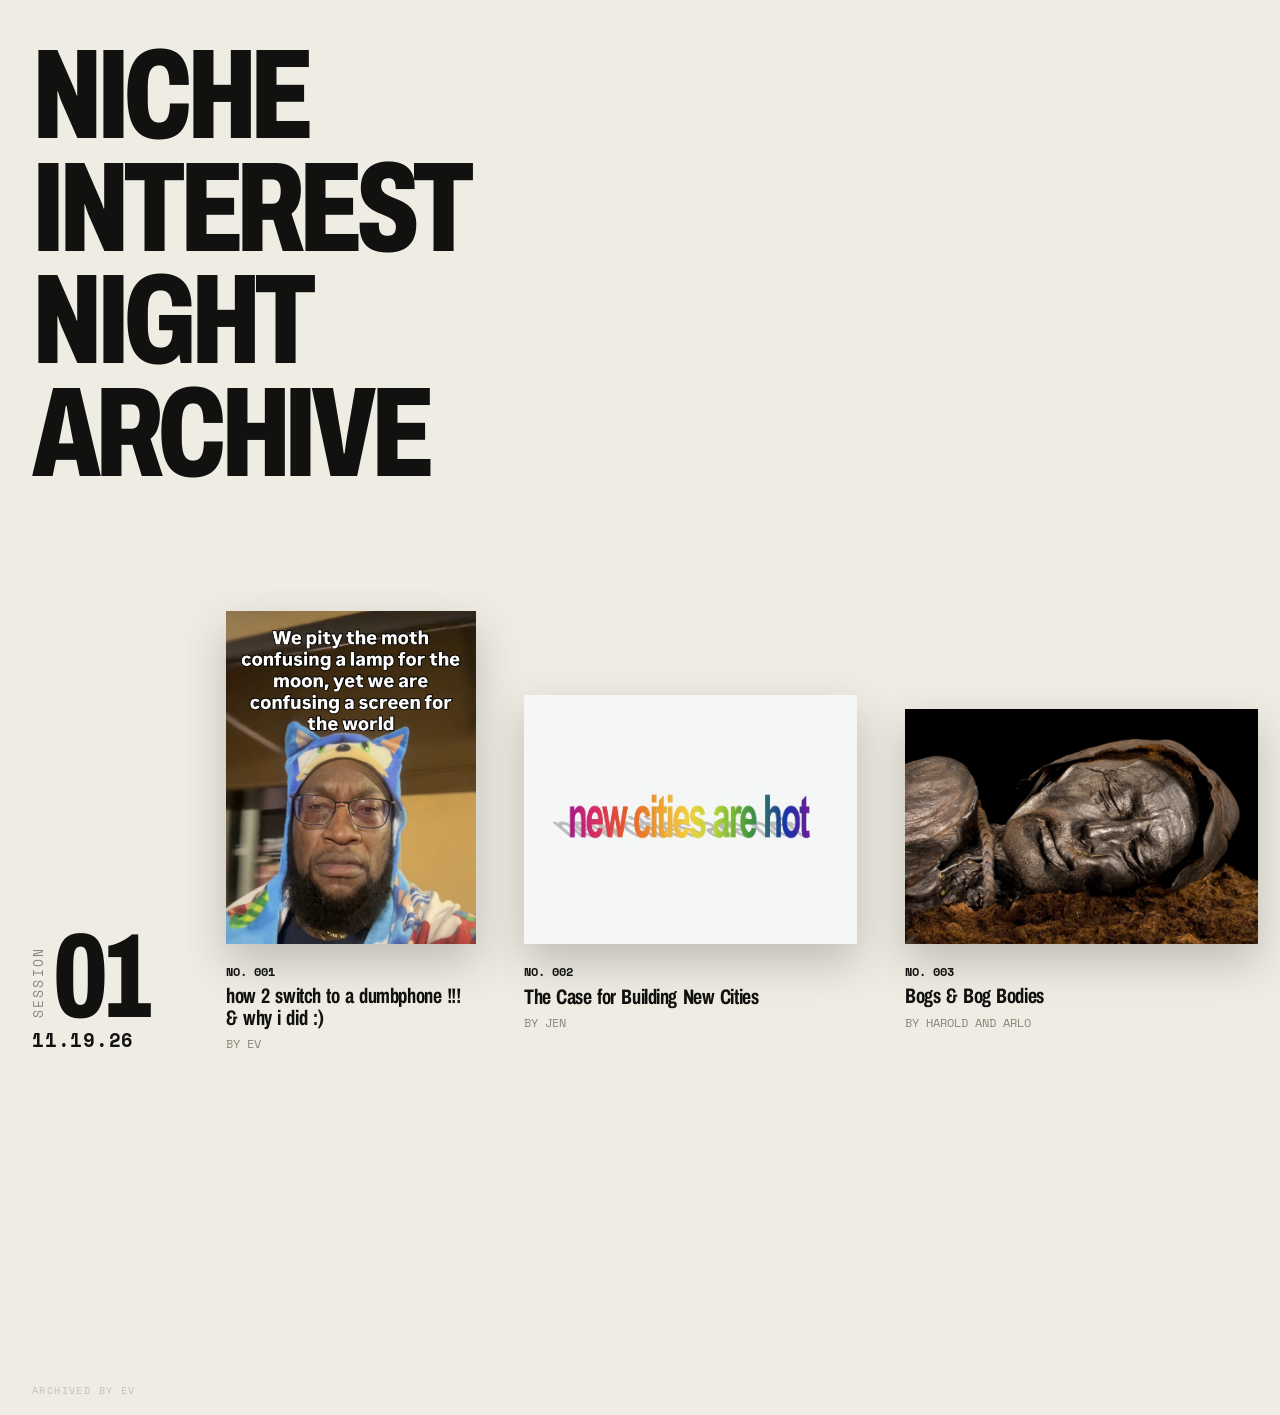
<file: index.html>
<!DOCTYPE html>
<html lang="en" data-theme="bone">
<head>
<meta charset="utf-8">
<meta name="viewport" content="width=device-width, initial-scale=1">
<title>Niche Interest Night — Archive</title>
<link rel="icon" type="image/svg+xml" href="favicon.svg">
<link rel="apple-touch-icon" href="apple-touch-icon.png">
<link rel="stylesheet" href="style.css?v=14">
</head>
<body>
<header class="site">
  <div class="bar"><div class="clip"><h1 class="big"><span>Niche</span> <span>Interest</span> <span>Night</span> <span>Archive</span></h1><div class="small" aria-hidden="true">Niche Interest Night Archive</div></div></div>
</header>
<main class="grid" id="grid"><div class="credit" title="archived by EV">archived by EV</div></main>

<script src="decks.js?v=14"></script>
<script>
const grid = document.getElementById('grid');
const bySession = {};
window.DECKS.forEach(d => (bySession[d.session] = bySession[d.session] || []).push(d));
Object.keys(bySession).map(Number).sort((a, b) => b - a).forEach(n => {
  const decks = bySession[n];
  const when = (decks.find(d => hasDate(d.date)) || decks[0]).date;
  const sec = document.createElement('section');
  sec.className = 'session';
  sec.innerHTML = '<div class="side"><div class="top"><div class="vert">Session</div><div class="num"></div></div><div class="when"></div></div><div class="cards"></div>';
  sec.querySelector('.num').textContent = String(n).padStart(2, '0');
  sec.querySelector('.when').textContent = fmtDate(when);
  const cards = sec.querySelector('.cards');
  decks.forEach(d => {
    const a = document.createElement('a');
    a.className = 'card';
    a.href = 'deck.html?id=' + encodeURIComponent(d.id);
    a.innerHTML = '<img class="sticker" alt=""><div class="meta"><div class="row"><span class="no"></span></div><div class="t"></div><div class="by"></div></div>';
    a.querySelector('.sticker').src = d.sticker;
    a.querySelector('.sticker').alt = 'Sticker for ' + d.title;
    a.querySelector('.no').textContent = 'No. ' + d.no;
    a.querySelector('.t').textContent = d.title;
    if (d.speaker) a.querySelector('.by').textContent = 'by ' + d.speaker; else a.querySelector('.by').remove();
    cards.append(a);
  });
  grid.append(sec);
  layoutRow(cards);
});


function fitSides() {   // SESSION spans the height of the digits; the date spans the width of the block
  document.querySelectorAll('.side').forEach(side => {
    const num = side.querySelector('.num'), vert = side.querySelector('.vert'), when = side.querySelector('.when'), top = side.querySelector('.top');
    const glyphH = parseFloat(getComputedStyle(num).fontSize) * 0.708;
    vert.style.fontSize = '100px';
    vert.style.fontSize = (0.85 * 100 * glyphH / vert.getBoundingClientRect().height) + 'px';
    when.style.fontSize = '100px';
    when.style.fontSize = (0.88 * 100 * top.getBoundingClientRect().width / when.getBoundingClientRect().width) + 'px';
  });
}
document.fonts.ready.then(fitSides);
addEventListener('resize', fitSides);

const bar = document.querySelector('.bar'), big = bar.querySelector('.big'), head = document.querySelector('header.site');
let T = 96, HFULL = 560;
let S = 500;                              // scroll distance (px) over which the title shrinks (shortened automatically on short pages)
const lerp = (a, b, t) => a + (b - a) * t, clamp = x => Math.min(1, Math.max(0, x)), sm = x => x * x * (3 - 2 * x);
function measure() {
  big.style.fontSize = 'var(--t)'; T = parseFloat(getComputedStyle(big).fontSize); big.style.fontSize = '';
  HFULL = head.offsetHeight;
}
function fitBottom() {                   // page ends while the tallest sticker still sits a bit below the header bar
  const grid = document.getElementById('grid'), ss = document.querySelectorAll('.session');
  if (!grid || !ss.length || !grid.getClientRects().length) return;
  grid.style.paddingBottom = '0px';
  const h0 = grid.getBoundingClientRect().bottom + scrollY, GAP = 52 + 44;
  const tallTop = Math.min(...[...ss[ss.length - 1].querySelectorAll('.card .sticker')].map(i => i.getBoundingClientRect().top + scrollY));
  if (!isFinite(tallTop)) return;
  grid.style.paddingBottom = Math.max(32, tallTop + innerHeight - GAP - h0) + 'px';
  S = Math.max(120, Math.min(500, tallTop - GAP));
}
function update() {                       // title shrinks into the bar, in step with scroll
  const p = clamp(window.scrollY / S), set = (k, v) => bar.style.setProperty(k, v);
  const e = sm(clamp(p / 0.8));           // stacked title keeps shrinking (never disappears while the bar is tall)
  const fs = lerp(T, 24, e), top = lerp(40, 15, e);
  const stack = top + fs * 0.88 * 4 + 12;
  const bo = 1 - clamp((p - 0.3) / 0.7), so = clamp((p - 0.45) / 0.55);   // stacked title fades out evenly across most of the scroll, gone exactly at the final size
  const bh = lerp(stack, 52, sm(clamp((p - 0.75) / 0.25)));
  set('--bf', fs + 'px'); set('--bt', top + 'px'); set('--bo', bo); set('--so', so);
  set('--bgo', clamp(p * 3)); set('--bh', bh + 'px');
  }
let ticking = false;
addEventListener('scroll', () => { if (!ticking) { ticking = true; requestAnimationFrame(() => { update(); ticking = false; }); } }, { passive: true });
addEventListener('resize', () => { measure(); fitBottom(); update(); });
measure(); fitBottom(); update();
addEventListener('load', () => { fitBottom(); update(); });
document.fonts.ready.then(() => { fitBottom(); update(); });
</script>
</body>
</html>
</file>
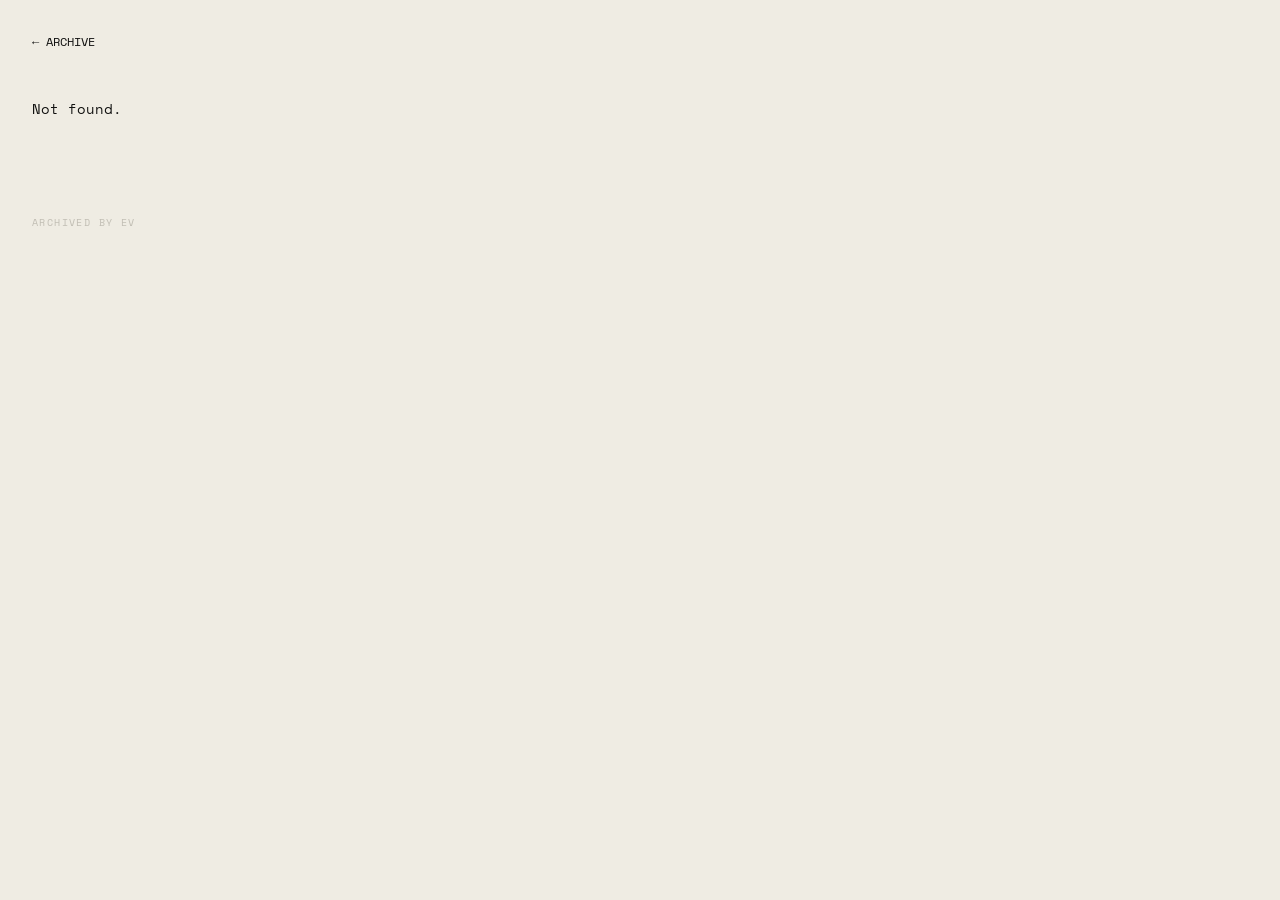
<file: deck.html>
<!DOCTYPE html>
<html lang="en" data-theme="bone">
<head>
<meta charset="utf-8">
<meta name="viewport" content="width=device-width, initial-scale=1">
<title>Niche Interest Night — Archive</title>
<link rel="icon" type="image/svg+xml" href="favicon.svg">
<link rel="apple-touch-icon" href="apple-touch-icon.png">
<link rel="stylesheet" href="style.css?v=14">
</head>
<body>
<a class="back" href="./">&larr; archive</a>
<main id="root"></main>
<div class="credit foot" title="archived by EV">archived by EV</div>
<script src="decks.js?v=14"></script>
<script>
const root = document.getElementById('root');
const id = new URLSearchParams(location.search).get('id');
const d = window.DECKS.find(x => x.id === id);

function el(tag, props = {}, ...kids) {
  const e = Object.assign(document.createElement(tag), props);
  kids.forEach(k => e.append(k));
  return e;
}

if (!d) {
  root.append(el('p', { style: 'padding:2rem', textContent: 'Not found.' }));
} else {
  document.title = d.title + ' — Niche Interest Night';
  const slidesUrl = 'https://docs.google.com/presentation/d/' + d.slidesId + '/edit';
  const embedUrl = 'https://docs.google.com/presentation/d/' + d.slidesId + '/embed?start=false&loop=false';

  const dl = el('dl', {},
    el('dt', { textContent: 'Session' }), el('dd', { textContent: String(d.session) }),
    el('dt', { textContent: 'Date' }), el('dd', { textContent: fmtDate(d.date) })
  );
  if (d.speaker) dl.append(el('dt', { textContent: 'Speaker' }), el('dd', { textContent: d.speaker }));
  const links = el('div', { className: 'links' });
  if (d.slidesId) links.append(el('a', { href: slidesUrl, target: '_blank', rel: 'noopener', textContent: 'open in google slides' }));
  if (d.pptx) links.append(el('a', { href: d.pptx, download: '', textContent: 'download pptx' }));

  let embed = '';
  if (d.slides) embed = buildViewer(d);
  else if (d.slidesId) embed = el('div', { className: 'embed' }, el('iframe', { src: embedUrl, allowFullscreen: true, title: 'Slides: ' + d.title }));
  else embed = el('p', { className: 'none', textContent: 'Slides not available. had to be there !!' });

  root.append(el('div', { className: 'deck' },
    el('div', { className: 'sticker-wrap' },
      el('img', { className: 'sticker', src: d.sticker, alt: 'Sticker for ' + d.title }),
      el('div', { className: 'stamp', textContent: 'Session ' + d.session + ' / ' + fmtDate(d.date) })
    ),
    el('div', {},
      el('div', { className: 'no', textContent: d.no }),
      el('h1', { textContent: d.title }),
      el('p', { className: 'sub', textContent: d.subtitle || '' }),
      dl, links
    )
  ), el('div', { className: 'under' }, embed));
}
</script>
</body>
</html>
</file>
<file: style.css>
@font-face { font-family:"Archivo"; src:url("assets/fonts/archivo-latin-wdth-normal.woff2") format("woff2"); font-weight:100 900; font-stretch:62% 125%; font-display:swap; }
@font-face { font-family:"Space Mono"; src:url("assets/fonts/space-mono-latin-400-normal.woff2") format("woff2"); font-weight:400; font-display:swap; }
@font-face { font-family:"Space Mono"; src:url("assets/fonts/space-mono-latin-700-normal.woff2") format("woff2"); font-weight:700; font-display:swap; }

:root, [data-theme="bone"] { --bg:#efece3; --ink:#111110; --mute:#8b877c; --pop:#b04a1f; --t:clamp(2.6rem, 10vw, 8rem); --mono:"Space Mono","Courier New",ui-monospace,monospace; --display:"Archivo","Arial Narrow","Helvetica Neue",Arial,sans-serif; }
/* To change the whole look, set <html data-theme="..."> in index.html and deck.html */
[data-theme="apricot"]    { --bg:#ebd3b9; --ink:#1d1710; --mute:#8e7b66; --pop:#a8321a; }
[data-theme="terracotta"] { --bg:#e0c4b2; --ink:#1f1612; --mute:#8d7566; --pop:#2f5f57; }
[data-theme="sage"]       { --bg:#d6dccb; --ink:#141712; --mute:#7c8472; --pop:#a24a2a; }
[data-theme="moss"]       { --bg:#c8cfb8; --ink:#13160f; --mute:#767d68; --pop:#9a4a2c; }
[data-theme="rose"]       { --bg:#dfc2bb; --ink:#201514; --mute:#8e7571; --pop:#8f2a22; }
* { box-sizing:border-box; }
html { scroll-behavior:smooth; }
body { margin:0; background:var(--bg); color:var(--ink); font-family:var(--mono); font-size:14px; line-height:1.6; }
a { color:var(--ink); text-underline-offset:4px; }
a:hover { color:var(--pop); }

/* ---------- home ---------- */
html, body { overflow-anchor:none; }
header.site { position:relative; height:var(--hh, calc(2.5rem + var(--t) * 3.52 + 1rem)); overflow:hidden; }
.bar { position:fixed; inset:0 0 auto 0; z-index:30; height:var(--bh, calc(2.5rem + var(--t) * 3.52 + 12px)); pointer-events:none; }
.bar::before { content:""; position:absolute; inset:0; background:var(--bg); box-shadow:0 10px 24px rgba(17,17,16,.08); opacity:var(--bgo, 0); }
.bar .clip { position:absolute; inset:0; overflow:hidden; }
.bar .big, .bar .small { font-family:var(--display); font-stretch:68%; font-weight:800; text-transform:uppercase; word-spacing:.1em; letter-spacing:-.05em; }
.bar .big { position:absolute; left:2rem; top:var(--bt, 2.5rem); margin:0; font-size:var(--bf, var(--t)); line-height:.88; opacity:var(--bo, 1); }
.bar .big span { display:block; }
.bar .small { position:absolute; left:2rem; top:0; height:100%; display:flex; align-items:center; font-size:1.5rem; white-space:nowrap; opacity:var(--so, 0); }

.grid { padding:3.5rem 0 2rem; overflow-x:clip; }
.session { display:grid; grid-template-columns:170px minmax(0, 1fr); gap:1.5rem; padding:3rem 2rem; }
.side { --num:clamp(5rem, 10vw, 7.5rem); align-self:end; width:max-content; }
.side .top { display:flex; gap:.5rem; align-items:flex-end; width:max-content; }
.side .vert { writing-mode:vertical-rl; transform:rotate(180deg); text-align:start; text-transform:uppercase; letter-spacing:.16em; line-height:1; white-space:nowrap; font-size:11px; color:var(--mute); margin-bottom:calc(var(--num) * .058); }
.side .num { font-family:var(--display); font-stretch:68%; word-spacing:.14em; font-size:var(--num); font-weight:800; letter-spacing:-.04em; line-height:.8; }
.side .when { display:inline-block; white-space:nowrap; margin-top:.28rem; font-weight:700; font-size:14px; letter-spacing:.04em; line-height:1; }
.cards { display:flex; flex-wrap:nowrap; gap:3.5rem 3rem; align-items:flex-start; overflow-x:auto; scrollbar-width:thin;
  padding:24px 48px 56px 40px; margin:-24px -48px -56px -40px; }   /* padding keeps the shadows from being clipped; the row scrolls sideways on small screens */
.card { display:block; flex:0 0 auto; width:250px; color:inherit; text-decoration:none; transition:transform .3s cubic-bezier(.2,.8,.2,1); }
.card:hover { transform:translateY(-8px); color:inherit; z-index:2; }
.card .sticker {
  display:block; width:100%; height:auto; filter:drop-shadow(0 18px 22px rgba(17,17,16,.22));
}
.dots { display:none; }
.card .meta { margin-top:1.1rem; font-size:12px; text-transform:uppercase; }
.card .row { display:flex; justify-content:space-between; gap:.5rem; font-weight:700; }
.card .date { color:var(--mute); font-weight:400; }
.card .t { margin-top:.35rem; text-transform:none; font-family:var(--display); font-stretch:68%; word-spacing:.14em; font-weight:700; font-size:21px; line-height:1.02; letter-spacing:-.02em; }
.card:hover .t { color:var(--pop); }
.card .by { color:var(--mute); margin-top:.3rem; }

footer { padding:0 2rem 3rem; font-size:12px; color:var(--mute); text-transform:uppercase; }

/* ---------- deck page ---------- */
.back { display:inline-block; margin:2rem 2rem 0; text-decoration:none; text-transform:uppercase; font-size:12px; }
.back:hover { text-decoration:underline; }
.deck { display:grid; grid-template-columns:minmax(220px, 360px) 1fr; gap:3rem; padding:2rem; align-items:start; }
.deck .sticker-wrap { position:relative; }
.deck .sticker { display:block; width:100%; filter:drop-shadow(0 24px 30px rgba(17,17,16,.25)); }
.stamp {
  position:absolute; right:-14px; bottom:-14px;   background:var(--ink); color:var(--bg); padding:.45rem .8rem; font-size:12px; font-weight:700;
  text-transform:uppercase; letter-spacing:.06em; box-shadow:0 8px 16px rgba(17,17,16,.25);
}
.deck .no { font-family:var(--display); font-stretch:68%; word-spacing:.14em; font-size:clamp(4.5rem, 15vw, 11rem); line-height:.8; font-weight:800; letter-spacing:-.04em; margin:0 0 1.5rem; }
.deck h1 { font-family:var(--display); font-stretch:68%; word-spacing:.14em; font-weight:800; font-size:clamp(1.8rem, 4vw, 3rem); margin:0 0 .4rem; line-height:1; letter-spacing:-.03em; }
.deck .sub { margin:0 0 1.75rem; color:var(--mute); }
dl { margin:0 0 1.75rem; display:grid; grid-template-columns:auto 1fr; gap:.3rem 1.5rem; text-transform:uppercase; font-size:12px; }
dt { color:var(--mute); }
dd { margin:0; font-weight:700; }
.links { display:flex; flex-wrap:wrap; gap:.75rem; }
.links a { padding:.55rem 1rem; background:var(--ink); color:var(--bg); text-decoration:none; font-size:12px; text-transform:uppercase; transition:transform .2s; }
.links a:hover { background:var(--pop); color:#fff; transform:translateY(-3px); }
.embed { position:relative; width:100%; aspect-ratio:16/9; margin-top:2rem; overflow:hidden; background:rgba(0,0,0,.06); box-shadow:0 22px 34px rgba(17,17,16,.2); }
.embed iframe { position:absolute; inset:0; width:100%; height:100%; border:0; }


@media (max-width:520px) {
  .session { grid-template-columns:auto minmax(0,1fr); gap:0 1rem; padding:2.5rem 1rem 1rem; }
  .side { --num:3.6rem; margin-bottom:0; }
  .cards { scroll-snap-type:x mandatory; gap:2rem; padding:24px 12px 40px; margin:-24px -12px -40px; overflow-x:auto; scrollbar-width:none; }
  .cards::-webkit-scrollbar { display:none; }
  .card { scroll-snap-align:center; scroll-snap-stop:always; }
  .dots { display:flex; gap:.5rem; margin-top:1.4rem; grid-column:2; }
  .dots i { width:8px; height:8px; background:var(--mute); opacity:.35; }
  .dots i.on { background:var(--ink); opacity:1; }
  .deck { grid-template-columns:1fr; gap:2.5rem; }
  .deck .sticker-wrap { max-width:300px; }
}


/* slide viewer */
.under { padding:0 2rem 4rem; }
.under .viewer { margin-top:0; max-width:1400px; }
.viewer { margin-top:2rem; max-width:1000px; }
.viewer .stage { position:relative; aspect-ratio:16/9; background:rgba(0,0,0,.06); box-shadow:0 22px 34px rgba(17,17,16,.2); user-select:none; }
.viewer .stage img { position:absolute; inset:0; width:100%; height:100%; object-fit:contain; cursor:pointer; display:block; }
.viewer .stage:fullscreen { background:#000; box-shadow:none; }
.viewer .nav { position:absolute; top:50%; transform:translateY(-50%); width:2.1rem; height:2.1rem; padding:0 0 .12rem; border:0; border-radius:50%; background:rgba(255,255,255,.82); color:var(--ink); font:700 .95rem/1 var(--mono); letter-spacing:-.12em; text-indent:-.06em; cursor:pointer; opacity:0; transition:opacity .15s, background .15s, color .15s; box-shadow:0 3px 10px rgba(17,17,16,.2); }
.viewer .nav.prev { left:.9rem; }
.viewer .nav.next { right:.9rem; }
.viewer .nav:hover { background:var(--pop); color:#fff; }
.viewer .stage:hover .nav:not(:disabled), .viewer .nav:focus-visible { opacity:.9; }
.viewer .vbar { display:flex; justify-content:space-between; align-items:center; margin-top:.9rem; font-family:var(--mono); font-size:12px; text-transform:uppercase; }
.viewer .vbar .count { color:var(--mute); }
.viewer .vbar .fs { border:0; background:none; padding:0; font:inherit; text-transform:uppercase; color:var(--ink); cursor:pointer; }
.viewer .vbar .fs:hover { color:var(--pop); }
.under .none { margin:0; font-family:var(--mono); font-size:12px; text-transform:uppercase; color:var(--mute); }
.viewer .notes { margin-top:1.75rem; max-width:62ch; }
.viewer .notes[hidden] { display:none; }
.viewer .notes .lbl { font-family:var(--mono); font-size:12px; text-transform:uppercase; color:var(--mute); margin-bottom:.7rem; }
.viewer .notes p { margin:0 0 .7rem; line-height:1.45; }

.grid { position:relative; }
.credit { position:absolute; left:2rem; bottom:1rem; font-size:10px; letter-spacing:.14em; text-transform:uppercase; color:var(--mute); opacity:.45; cursor:default; }
.credit.foot { position:static; text-align:left; padding:3rem 2rem 1.5rem; }
@media (max-width:520px) { .credit { left:1rem; } .credit.foot { padding:2rem 1rem 1.25rem; } }
</file>
